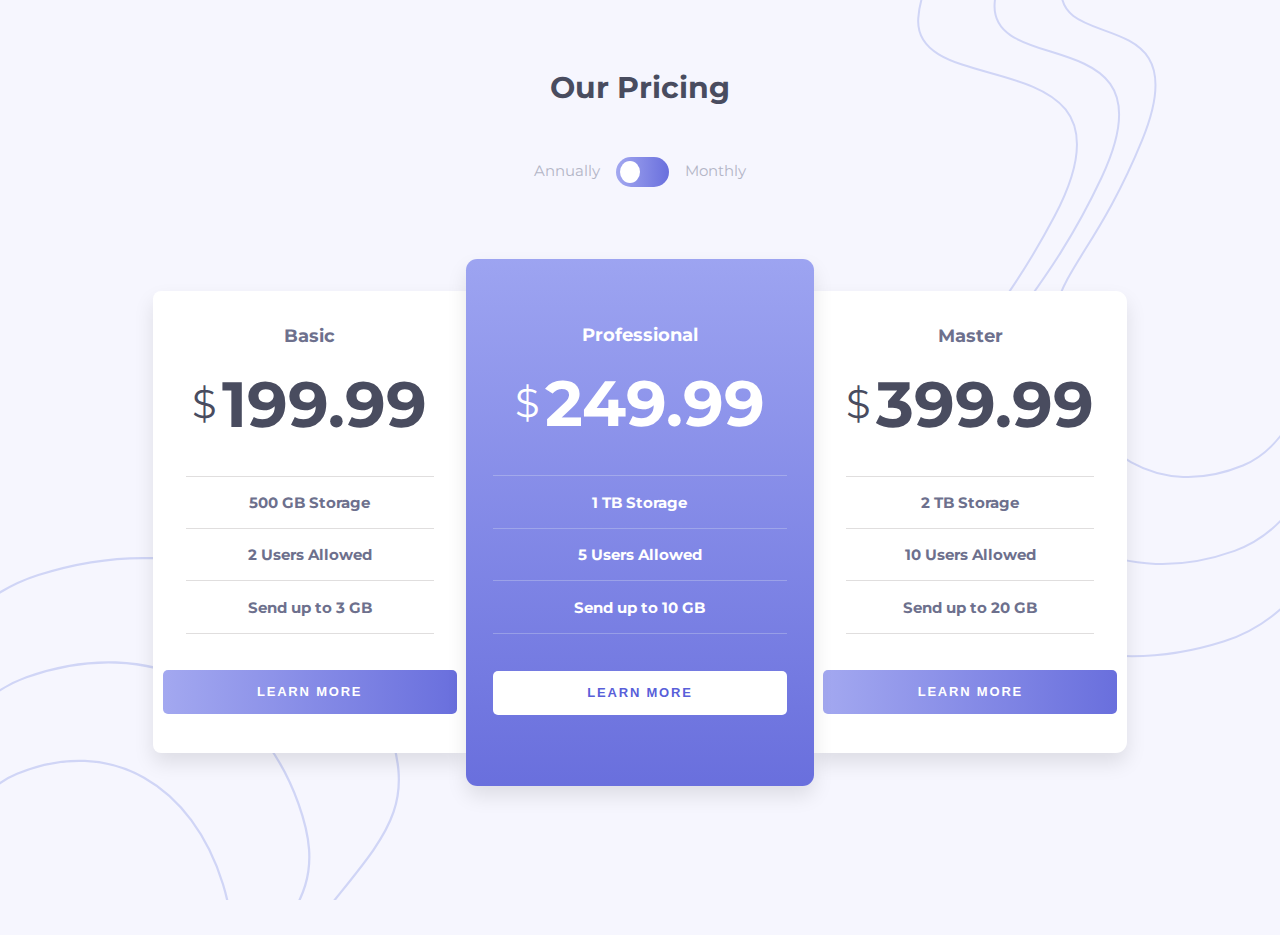
<file: index.html>
<!-- Primary

Linear Gradient: hsl(236, 72%, 79%) to hsl(237, 63%, 64%)


Neutral

Very Light Grayish Blue: hsl(240, 78%, 98%)
Light Grayish Blue: hsl(234, 14%, 74%)
Grayish Blue: hsl(233, 13%, 49%)
Dark Grayish Blue: hsl(232, 13%, 33%)  -->

<!DOCTYPE html>
<html lang="en">

<head>
  <meta charset="UTF-8" />
  <meta name="viewport" content="width=device-width, initial-scale=1.0" />
  <title>Pricing Project</title>
  <link rel="icon" type="image/png" href="logo.png">
  <link rel="stylesheet" href="style.css" />
  <link href="https://fonts.googleapis.com/css2?family=Montserrat:wght@700&display=swap" rel="stylesheet">
</head>

<body>
  <div class="pricing-container">
    <h1 class="pricing">Our Pricing</h1>
    <div class="space"></div>
    <div class="btn">
      <span>Annually</span>
      <form action="mobileMonthly.html">
        <button class="toggle" type="submit">
          <label class="switch">
            <!-- <input type="checkbox" id="togglePricing"> -->
            <input type="checkbox">
            <span class="slider"></span>
          </label>
        </button>
      </form>
      <span>Monthly</span>
    </div>
    <!-- <div class="space"></div> -->
    <div class="cards">
      <div class="card1">
        <h3>Basic</h3>
        <div class="dollar-price">
          <div class="black-dollar">&dollar;</div>
          <div class="price">199.99</div>
        </div>
        <hr>
        <p class="para">500 GB Storage</p>
        <hr>
        <p class="para">2 Users Allowed</p>
        <hr>
        <p class="para">Send up to 3 GB</p>
        <hr>
        <button class="hovering">LEARN MORE</button>
      </div>

      <div class="card-highlighted">
        <h3>Professional</h3>
        <div class="dollar-price">
          <div class="dollar">&dollar;</div>
          <div class="price">249.99</div>
        </div>
        <hr class="highlighted-hr">
        <p class="para">1 TB Storage</p>
        <hr class="highlighted-hr">
        <p class="para">5 Users Allowed</p>
        <hr class="highlighted-hr">
        <p class="para">Send up to 10 GB</p>
        <hr class="highlighted-hr">
        <button class="hovering">LEARN MORE</button>
      </div>

      <div class="card-highlighted1">
        <div>
          <h3>Professional</h3>
          <div class="dollar-price">
            <div class="dollar">&dollar;</div>
            <div class="price1">249.99</div>
          </div>
          <hr class="highlighted-hr highlighted-hr1">
          <p class="para">1 TB Storage</p>
          <hr class="highlighted-hr highlighted-hr1">
          <p class="para">5 Users Allowed</p>
          <hr class="highlighted-hr highlighted-hr1">
          <p class="para">Send up to 10 GB</p>
          <hr class="highlighted-hr highlighted-hr1">
          <button class="hovering1">LEARN MORE</button>
        </div>
      </div>

      <div class="card2">
        <h3>Master</h3>
        <div class="dollar-price">
          <div class="black-dollar">&dollar;</div>
          <div class="price">399.99</div>
        </div>
        <hr>
        <p class="para">2 TB Storage</p>
        <hr>
        <p class="para">10 Users Allowed</p>
        <hr>
        <p class="para">Send up to 20 GB</p>
        <hr>
        <button class="hovering">LEARN MORE</button>
      </div>
    </div>
  </div>
</body>
</file>
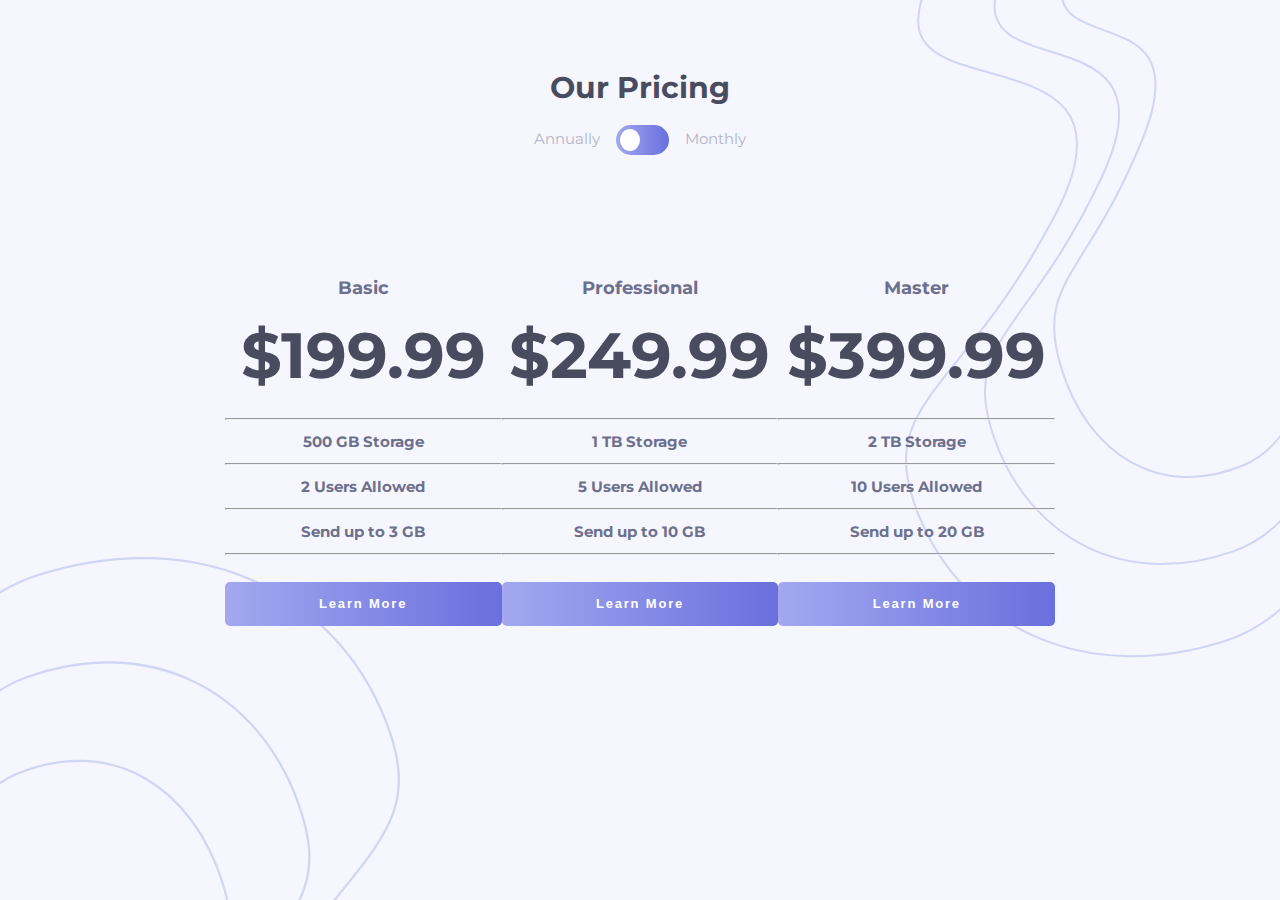
<file: mobileAnnually.html>
<!-- Primary

Linear Gradient: hsl(236, 72%, 79%) to hsl(237, 63%, 64%)


Neutral

Very Light Grayish Blue: hsl(240, 78%, 98%)
Light Grayish Blue: hsl(234, 14%, 74%)
Grayish Blue: hsl(233, 13%, 49%)
Dark Grayish Blue: hsl(232, 13%, 33%)  -->

<!DOCTYPE html>
<html lang="en">

<head>
  <meta charset="UTF-8" />
  <meta name="viewport" content="width=device-width, initial-scale=1.0" />
  <title>Pricing Project</title>
  <link rel="icon" type="image/png" href="logo.png">
  <link rel="stylesheet" href="style.css" />
  <link href="https://fonts.googleapis.com/css2?family=Montserrat:wght@700&display=swap" rel="stylesheet">
</head>

<body>
  <div class="pricing-container">
    <h1>Our Pricing</h1>
    <div class="btn">
      <span>Annually</span>
      <form action="mobileMonthly.html">
        <button class="toggle" type="submit">
          <label class="switch">
            <!-- <input type="checkbox" id="togglePricing"> -->
             <input type="checkbox">
            <span class="slider"></span>
          </label>
        </button>
      </form>
      <span>Monthly</span>
    </div>

    <div class="cards">
      <div class="card">
        <h3>Basic</h3>
        <p class="price">$199.99</p>
        <hr>
        <p class="para">500 GB Storage</p>
        <hr>
        <p class="para">2 Users Allowed</p>
        <hr>
        <p class="para">Send up to 3 GB</p>
        <hr>
        <button>Learn More</button>
      </div>

      <div class="card highlighted">
        <h3>Professional</h3>
        <p class="price">$249.99</p>
        <hr>
        <p class="para">1 TB Storage</p>
        <hr>
        <p class="para">5 Users Allowed</p>
        <hr>
        <p class="para">Send up to 10 GB</p>
        <hr>
        <button>Learn More</button>
      </div>

      <div class="card">
        <h3>Master</h3>
        <p class="price">$399.99</p>
        <hr>
        <p class="para">2 TB Storage</p>
        <hr>
        <p class="para">10 Users Allowed</p>
        <hr>
        <p class="para">Send up to 20 GB</p>
        <hr>
        <button>Learn More</button>
      </div>
    </div>
  </div>
</body>
</file>
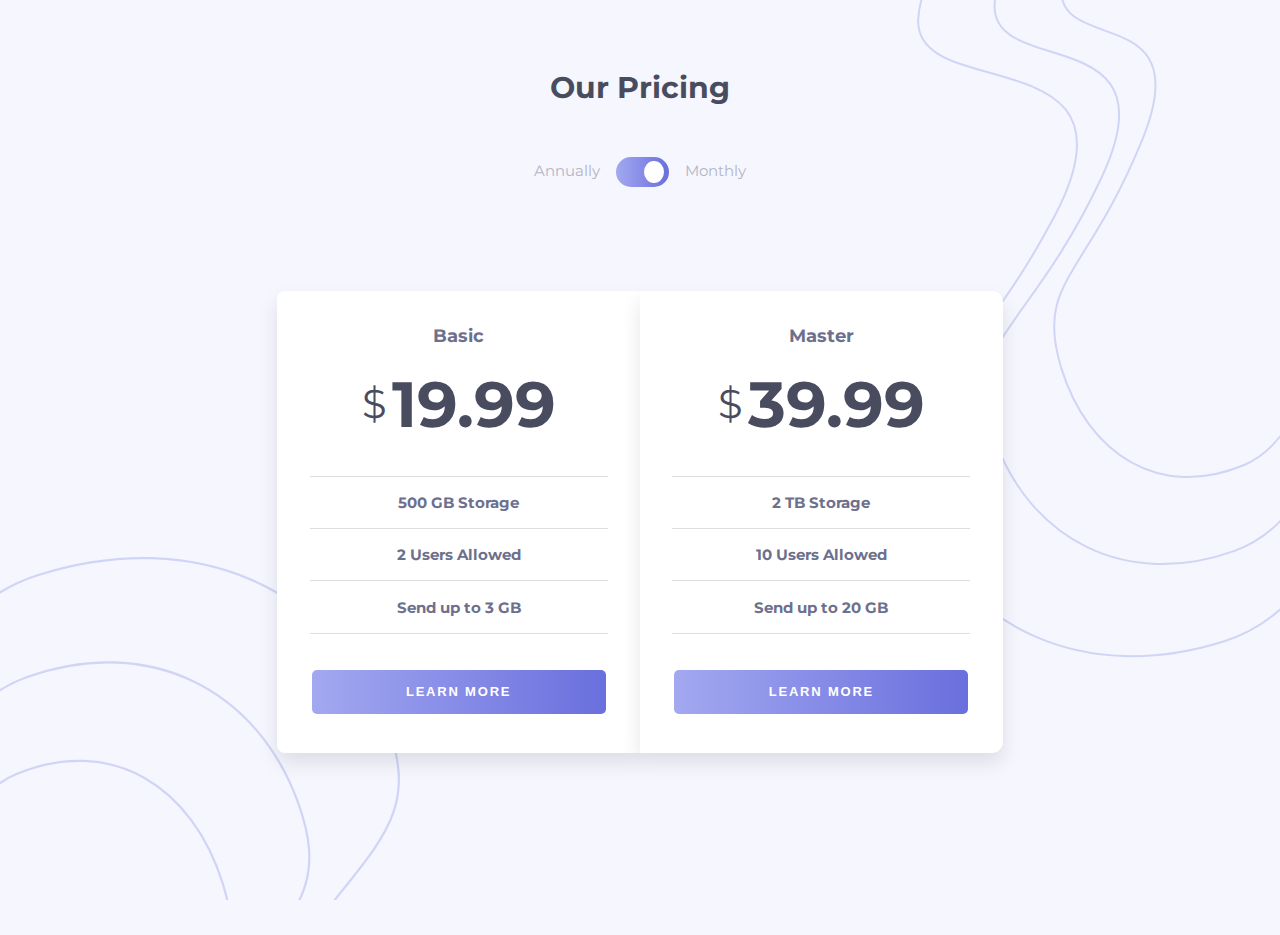
<file: mobileMonthly.html>
<!DOCTYPE html>
<html lang="en">

<head>
    <meta charset="UTF-8" />
    <meta name="viewport" content="width=device-width, initial-scale=1.0" />
    <title>Pricing Project</title>
    <link rel="icon" type="image/png" href="logo.png">
    <link rel="stylesheet" href="style.css" />
    <link href="https://fonts.googleapis.com/css2?family=Montserrat:wght@700&display=swap" rel="stylesheet">
</head>

<body>
    <div class="pricing-container">
        <h1 class="pricing">Our Pricing</h1>
        <div class="space"></div>
        <div class="btn">
            <span>Annually</span>
            <form action="index.html">
                <button class="toggle" type="submit">
                    <label class="switch">
                        <input type="checkbox" checked>
                        <span class="slider"></span>
                    </label>
                </button>
            </form>
            <span>Monthly</span>
        </div>

        <div class="cards">
            <div class="card1">
                <h3>Basic</h3>
                <div class="dollar-price">
                    <div class="black-dollar">&dollar;</div>
                    <div class="price">19.99</div>
                </div>
                <hr>
                <p class="para">500 GB Storage</p>
                <hr>
                <p class="para">2 Users Allowed</p>
                <hr>
                <p class="para">Send up to 3 GB</p>
                <hr>
                <button class="hovering">LEARN MORE</button>
            </div>

            <div class="card-highlighted">
                <h3>Professional</h3>
                <div class="dollar-price">
                    <div class="dollar">&dollar;</div>
                    <div class="price">24.99</div>
                </div>
                <hr class="highlighted-hr">
                <p class="para">1 TB Storage</p>
                <hr class="highlighted-hr">
                <p class="para">5 Users Allowed</p>
                <hr class="highlighted-hr">
                <p class="para">Send up to 10 GB</p>
                <hr class="highlighted-hr">
                <button class="hovering">LEARN MORE</button>
            </div>

            <div class="card2">
                <h3>Master</h3>
                <div class="dollar-price">
                    <div class="black-dollar">&dollar;</div>
                    <div class="price">39.99</div>
                </div>
                <hr>
                <p class="para">2 TB Storage</p>
                <hr>
                <p class="para">10 Users Allowed</p>
                <hr>
                <p class="para">Send up to 20 GB</p>
                <hr>
                <button class="hovering">LEARN MORE</button>
            </div>
        </div>
    </div>
</body>
</file>
<file: style.css>
body {
  margin: 0;
  font-family: 'Montserrat', sans-serif;
  font-size: 15px;
  background-color: hsl(240, 76%, 98%);
  color: hsl(233, 13%, 49%);
  text-align: center;
  padding: 2rem 1rem;
  background-image: url('top_img.svg');
  background-repeat: no-repeat;
  background-position: top right;
  background-attachment: fixed;
  background-size: 250px;
}

.pricing-container h1 {
  color: hsl(232, 13%, 33%);
  font-weight: 700;
  margin-bottom: 1rem;
}

.toggle {
  background: none;
  border: none;
  padding: 0;
  margin: 0;
}

.btn {
  display: flex;
  justify-content: center;
  align-items: center;
  gap: 1rem;
  margin-bottom: 6rem;
  color: hsl(234, 14%, 74%);
}

.switch {
  position: relative;
  display: inline-block;
  width: 53px;
  height: 30px;
  cursor: pointer;
}

.switch input {
  opacity: 0;
  width: 0;
  height: 0;
}

.slider {
  position: absolute;
  top: 0;
  left: 0;
  right: 0;
  bottom: 0;
  background: linear-gradient(to right, hsl(236, 72%, 79%), hsl(237, 63%, 64%));
  border-radius: 34px;
  transition: background 0.4s;
}

.card-highlighted1 {
  display: none;
}

.slider::before {
  position: absolute;
  content: "";
  height: 22px;
  width: 20px;
  left: 4px;
  bottom: 4.5px;
  background-color: white;
  border-radius: 50%;
  transition: 0.4s;
}

input[type="checkbox"]:checked+.slider::before {
  transform: translateX(24px);
}

.cards {
  display: flex;
  flex-direction: column;
  gap: 2rem;
  align-items: center;
  margin-top: 5rem;
}

.space {
  height: 2rem;
}

.pricing {
  margin-bottom: 1.3rem;
}

.card1,
.card2 {
  background: white;
  padding: 1rem 0.4rem 2rem;
  border-radius: 0.7rem;
  /* box-shadow: 0 10px 20px rgba(0, 0, 0, 0.1); */
  box-shadow: 0 10px 20px rgba(0, 0, 0, 0.1);
  width: 310px;
}

.card-highlighted {
  background: white;
  padding: 1rem 0.4rem 2rem;
  border-radius: 0.7rem;
  box-shadow: 0 10px 20px rgba(0, 0, 0, 0.1);
  width: 300px;
  background: linear-gradient(to bottom, hsl(235, 75%, 78%), hsl(237, 63%, 64%));
  color: white;
}




.card1 h2,
.card2 h2 {
  margin: 0 0 1rem;
  color: hsl(232, 13%, 33%);
  font-weight: 700;
}

.price {
  font-size: 4rem;
  font-weight: 700;
  color: hsl(232, 13%, 33%);
  margin-top: 0.5rem;
  margin-bottom: 1.5rem;
}

.card1 hr,
.card2 hr {
  border: none;
  /* border-top: 1px solid hsl(220, 4%, 83%); */
  margin: 1.0rem 26px;
  height: 0.4px;
  border-top: 1px solid rgb(224, 222, 222);
}

.dollar-price {
  display: flex;
  flex-direction: row;
  justify-content: center;
  align-content: center;
  gap: 5px;
  margin-top: -7px;
  margin-bottom: -7px;
}

.highlighted-hr {
  border: none;
  border-top: 1px solid hsla(217, 32%, 92%, 0.295);
  margin: 1.0rem 26px;
  height: 0.8px;
  /* height: 0.9px; */
}

.para {
  font-weight: 700;
  margin: 0.75rem 0;
}

.toggle-button {
  border-radius: 20px;
  margin: 0;
  padding: 3px;
  width: 1rem;
  height: 6rem;
}

.dollar {
  font-size: 2.5rem;
  margin-top: 22px;
}

.black-dollar {
  font-size: 2.5rem;
  margin-top: 22px;
  color: hsl(232, 13%, 33%);
}

button {
  background: linear-gradient(to right, hsl(236, 72%, 79%), hsl(237, 63%, 64%));
  color: white;
  border: none;
  padding: 0.9rem 4.7rem;
  border-radius: 5px;
  font-weight: 700;
  cursor: pointer;
  margin-top: 17px;
  /* font-size: 9px; */
  letter-spacing: 1.8px;
  font-size: 13px;
  margin-bottom: 7px;
}

.hovering:hover {
  background: white;
  color: hsl(237, 63%, 64%);
  border-radius: 5px;
  font-weight: 700;
  /* cursor: pointer; */
  margin-top: 20px;
  padding: 0.8rem 5rem;
  border: 1px solid hsl(236, 72%, 79%);
  letter-spacing: 1.8px;
  font-size: 13px;
  /* letter-spacing: 2px; */
}

.card-highlighted .hovering:hover {
  background: hsl(237, 63%, 64%);
  color: white;
  border: 2px solid hsl(234, 14%, 74%);
  padding: 0.8rem 5rem;
  border-radius: 5px;
  font-weight: 700;
  cursor: pointer;
  margin-top: 20px;
}

.card-highlighted .price,
.card-highlighted h2,
.card-highlighted ul li {
  color: white;
}

.card-highlighted button {
  background: white;
  color: hsl(237, 63%, 60%);
}

@media (min-width: 1024px) {
  body {
    background-image: url('top_img.svg'), url('bottom_img.svg');
    background-position: top right, bottom left;
    background-repeat: no-repeat, no-repeat;
    background-size: auto, 400px;
  }

  .pricing-container {
    height: 100%;
    width: 100%;
    max-width: 100%;
    margin-top: 3%;
    margin-bottom: 12%;
  }

  .cards {
    display: flex;
    flex-direction: row;
    justify-content: center;
    align-content: center;
    margin: 2%;
    margin-left: 11%;
    margin-right: 11%;
    margin-top: 6.5rem;
    gap: 0;
  }

  .card1 {
    background: white;
    padding: 1rem 0.4rem 2rem;
    /* border-radius: 0.8rem; */
    border-top-left-radius: 0.5rem;
    border-bottom-left-radius: 0.5rem;
    border-top-right-radius: 0;
    border-bottom-right-radius: 0;
    /* box-shadow: 0 10px 20px rgba(0, 0, 0, 0.1); */
    box-shadow: 0 10px 20px rgba(0, 0, 0, 0.1);
    /* width: 350px; */
    width: 350px;

  }

  .card2 {
    background: white;
    padding: 1rem 0.4rem 2rem;
    /* border-radius: 0.8rem; */
    border-top-left-radius: 0;
    border-bottom-left-radius: 0;
    border-top-right-radius: 0.7rem;
    border-bottom-right-radius: 0.7rem;
    /* box-shadow: 0 10px 20px rgba(0, 0, 0, 0.1); */
    box-shadow: 0 10px 20px rgba(0, 0, 0, 0.1);
    width: 350px;
    /* width: 350px; */
  }

  .price1 {
    font-size: 4rem;
    font-weight: 700;
    color: white;
    margin-top: 0.5rem;
    margin-bottom: 1.5rem;
  }



  .card-highlighted1 {
    padding: 3rem 1.5rem 4rem 1.5rem;

    /* margin-top: -8px; */
    border-radius: 0.7rem;
    box-shadow: 0 10px 20px rgba(0, 0, 0, 0.1);
    width: 350px;
    /* width: 350px; */
    background: linear-gradient(to bottom, hsl(235, 75%, 78%), hsl(237, 63%, 64%));
    color: white;
    position: relative;
    margin-top: -2.5rem;
    margin-bottom: -2.5rem;
    z-index: 1;
    display: flex;
    justify-content: center;
  }

  button {
    background: linear-gradient(to right, hsl(236, 72%, 79%), hsl(237, 63%, 64%));
    color: white;
    border: none;
    padding: 0.9rem 5.9rem;
    border-radius: 5px;
    font-weight: 700;
    cursor: pointer;
    margin-top: 20px;
    /* font-size: 9px; */
    letter-spacing: 1.8px;
    font-size: 13px;
  }

  .pricing {
    margin-bottom: 2rem;
  }

  .hovering:hover {
    background: white;
    color: hsl(237, 63%, 64%);
    border-radius: 5px;
    font-weight: 700;
    /* cursor: pointer; */
    margin-top: 20px;
    padding: 0.8rem 5.4rem;
    border: 1px solid hsl(236, 72%, 79%);
    letter-spacing: 1.8px;
    font-size: 13px;
    /* letter-spacing: 2px; */
  }

  .highlighted-hr1 {
    border: none;
    border-top: 1px solid hsla(217, 32%, 92%, 0.295);
    margin: 1.0rem 0px;
    height: 0.8px;
    /* height: 0.9px; */
  }

  .hovering1 {
    background: white;
    color: hsl(237, 63%, 60%);
  }

  .hovering1:hover {
    background: hsl(237, 63%, 60%);
    color: white;
    border: 1px solid hsl(234, 14%, 74%);
  }

  .card-highlighted .hovering:hover {
    background: hsl(237, 63%, 64%);
    color: white;
    border: 2px solid hsl(234, 14%, 74%);
    padding: 0.8rem 5.4rem;
    border-radius: 5px;
    font-weight: 700;
    cursor: pointer;
    margin-top: 20px;
  }

  .dollar {
    font-size: 2.5rem;
    margin-top: 22px;
  }

  .card-highlighted {
    display: none;
  }

  .black-dollar {
    font-size: 2.5rem;
    margin-top: 22px;
    color: hsl(232, 13%, 33%);
  }
}
</file>
